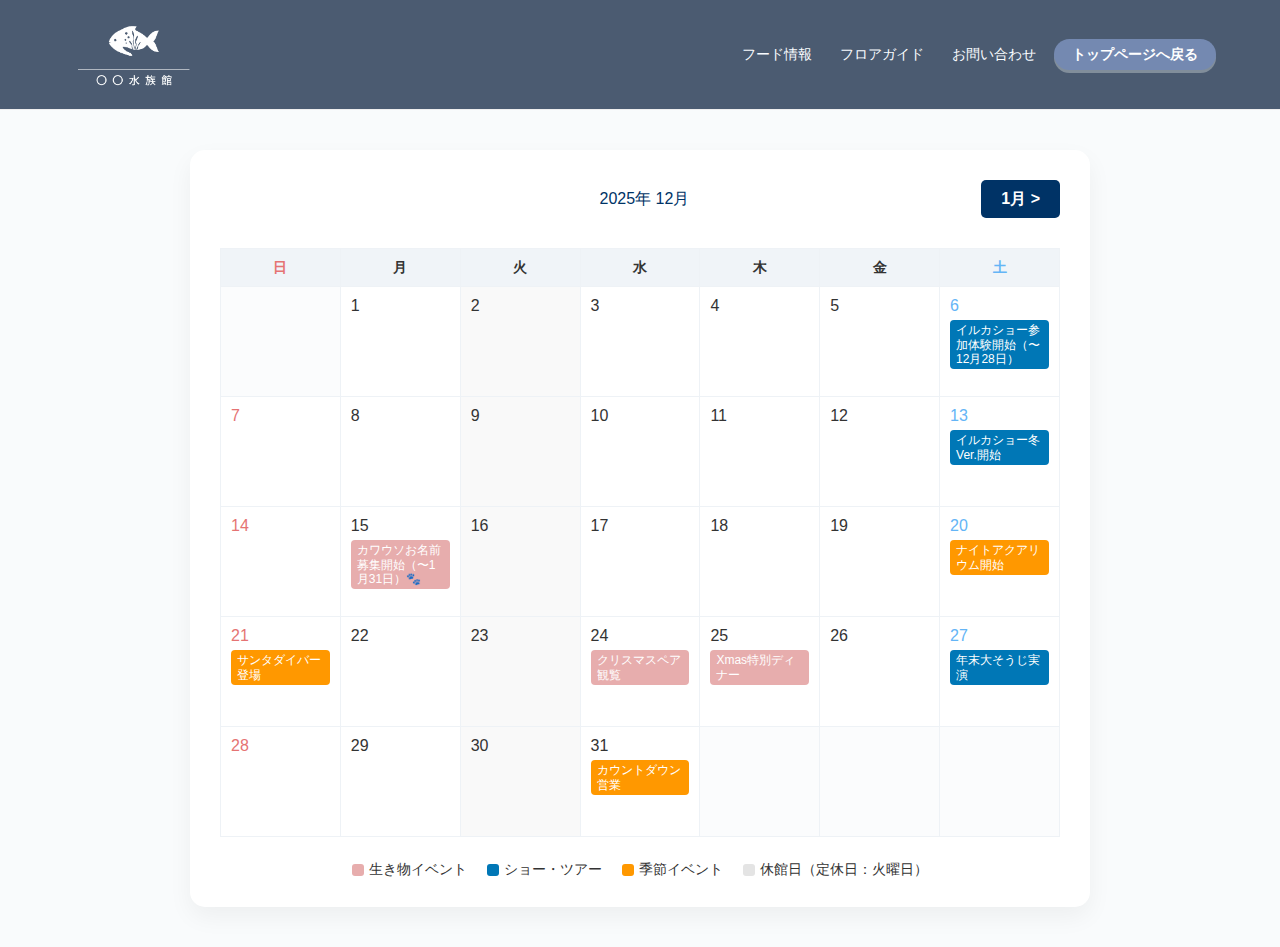
<file: calender.html>
<!DOCTYPE html>
<html lang="ja">

<head>
    <meta charset="UTF-8">
    <meta name="viewport" content="width=device-width, initial-scale=1.0">
    <meta name="description" content="カレンダーを確認して更に楽しもう！">
    <link rel="icon" href="./images/favicon.svg" type="image/svg+xml">
    <link rel="icon alternate" href="./images/favicon.png" type="image/png">

    <title>イベントカレンダー | 〇〇水族館</title>
    <link rel="stylesheet" href="./css/reset.css">
    <link rel="stylesheet" href="./css/calender.css">
</head>

<body>

    <nav class="otter-nav">
        <div class="nav-container">
            <div class="nav-logo">

                <a href="index.html"><img src="./images/mv/logo.png"
                        srcset="images/mv/logo.png 1x,images/mv/logo@2x.png 2x" alt="ロゴの画像" /></a>
            </div>
            <div class="nav-links">
                <div class="headerNav">
                    <ul>
                        <a href="#">
                            <li>フード情報</li>
                        </a>
                        <a href="#">
                            <li>フロアガイド</li>
                        </a>
                        <a href="./contact.html">
                            <li>お問い合わせ</li>
                        </a>
                    </ul>
                </div>

                <a href="index.html" class="btn-back-home">トップページへ戻る</a>
            </div>
        </div>
    </nav>

    <main class="calendar-container">
        <div class="calendar-header">
            <button id="btnPrev">&lt; 12月</button>
            <h2 id="calendarTitle">2025年 12月</h2>
            <button id="btnNext">1月 &gt;</button>
        </div>

        <div id="calendarDec">
            <table class="calendar-table">
                <thead>
                    <tr>
                        <th class="sun">日</th>
                        <th>月</th>
                        <th>火</th>
                        <th>水</th>
                        <th>木</th>
                        <th>金</th>
                        <th class="sat">土</th>
                    </tr>
                </thead>
                <tbody>
                    <tr>
                        <td class="gray"></td>
                        <td>1</td>
                        <td class="closeDay">2</td>
                        <td>3</td>
                        <td>4</td>
                        <td>5</td>
                        <td class="sat">6<div class="event-dot blue">イルカショー参加体験開始（〜12月28日）</div>
                        </td>
                    </tr>
                    <tr>
                        <td class="sun">7</td>
                        <td>8</td>
                        <td class="closeDay">9</td>
                        <td>10</td>
                        <td>11</td>
                        <td>12</td>
                        <td class="sat">13<div class="event-dot blue">イルカショー冬Ver.開始</div>
                        </td>
                    </tr>
                    <tr>
                        <td class="sun">14</td>
                        <td>15<div class="event-dot pink">カワウソお名前募集開始（〜1月31日）🐾</div>
                        </td>
                        <td class="closeDay">16</td>
                        <td>17</td>
                        <td>18</td>
                        <td>19</td>
                        <td class="sat">20<div class="event-dot orange">ナイトアクアリウム開始</div>
                        </td>
                    </tr>
                    <tr>
                        <td class="sun">21<div class="event-dot orange">サンタダイバー登場</div>
                        </td>
                        <td>22</td>
                        <td class="closeDay">23</td>
                        <td>24<div class="event-dot pink">クリスマスペア観覧</div>
                        </td>
                        <td>25<div class="event-dot pink">Xmas特別ディナー</div>
                        </td>
                        <td>26</td>
                        <td class="sat">27<div class="event-dot blue">年末大そうじ実演</div>
                        </td>
                    </tr>
                    <tr>
                        <td class="sun">28</td>
                        <td>29</td>
                        <td class="closeDay">30</td>
                        <td>31<div class="event-dot orange">カウントダウン営業</div>
                        </td>
                        <td class="gray"></td>
                        <td class="gray"></td>
                        <td class="gray"></td>
                    </tr>
                </tbody>
            </table>
        </div>

        <div id="calendarJan" style="display: none;">
            <table class="calendar-table">
                <thead>
                    <tr>
                        <th class="sun">日</th>
                        <th>月</th>
                        <th>火</th>
                        <th>水</th>
                        <th>木</th>
                        <th>金</th>
                        <th class="sat">土</th>
                    </tr>
                </thead>
                <tbody>
                    <tr>
                        <td class="gray"></td>
                        <td class="gray"></td>
                        <td class="gray"></td>
                        <td class="gray"></td>
                        <td>1<div class="event-dot orange">元旦・福袋販売</div>
                        </td>
                        <td>2<div class="event-dot orange">お正月特別水槽</div>
                        </td>
                        <td class="sat">3<div class="event-dot blue">初泳ぎショー</div>
                        </td>
                    </tr>
                    <tr>
                        <td class="sun">4</td>
                        <td>5</td>
                        <td class="closeDay">6</td>
                        <td>7</td>
                        <td>8</td>
                        <td>9</td>
                        <td class="sat">10</td>
                    </tr>
                    <tr>
                        <td class="sun">11</td>
                        <td>12<div class="event-dot orange">成人の日</div>
                        </td>
                        <td class="closeDay">13</td>
                        <td>14</td>
                        <td>15</td>
                        <td>16</td>
                        <td class="sat">17</td>
                    </tr>
                    <tr>
                        <td class="sun">18<div class="event-dot blue">バックヤードツアー</div>
                        </td>
                        <td>19</td>
                        <td class="closeDay">20</td>
                        <td>21</td>
                        <td>22</td>
                        <td>23</td>
                        <td class="sat">24</td>
                    </tr>
                    <tr>
                        <td class="sun">25</td>
                        <td>26</td>
                        <td class="closeDay">27</td>
                        <td>28</td>
                        <td>29</td>
                        <td>30</td>
                        <td class="sat">31<div class="event-dot blue">節分豆まき</div>
                        </td>
                    </tr>
                </tbody>
            </table>
        </div>

        <div class="calendar-legend">
            <span class="legend-item"><span class="dot pink"></span> 生き物イベント</span>
            <span class="legend-item"><span class="dot blue"></span> ショー・ツアー</span>
            <span class="legend-item"><span class="dot orange"></span> 季節イベント</span>
            <span class="legend-item"><span class="dot hai"></span> 休館日（定休日：火曜日）</span>
        </div>
    </main>

    <script src="./js/calender.js"></script>
</body>

</html>
</file>
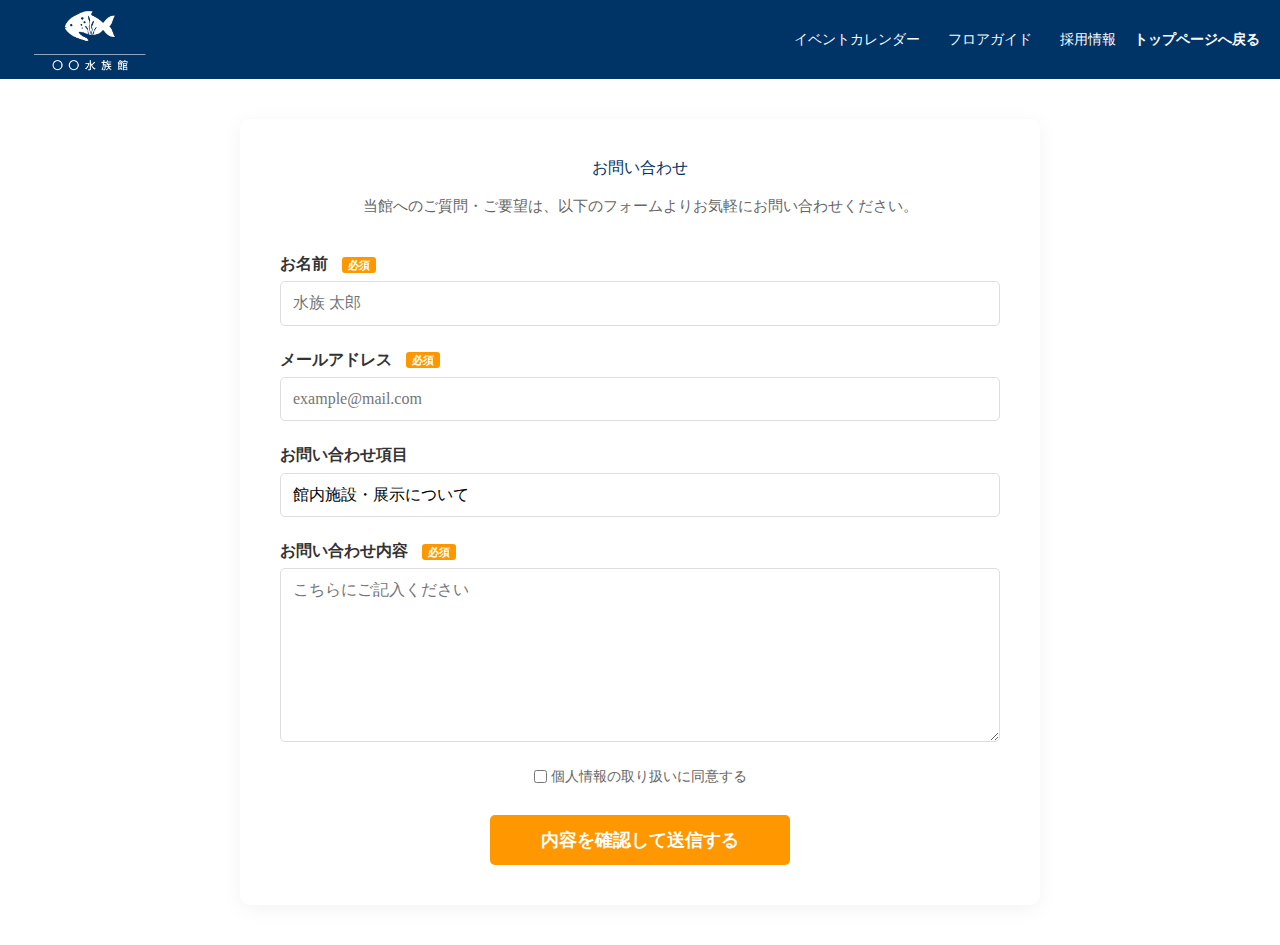
<file: contact.html>
<!DOCTYPE html>
<html lang="ja">

<head>
    <meta charset="UTF-8">
    <meta name="viewport" content="width=device-width, initial-scale=1.0">
    <meta name="description" content="〇〇水族館お問い合わせはこちらから。お気軽にどうぞ。">
    <link rel="icon" href="./images/favicon.svg" type="image/svg+xml">
    <link rel="icon alternate" href="./images/favicon.png" type="image/png">

    <title>お問い合わせ | 〇〇水族館</title>
    <link rel="stylesheet" href="./css/reset.css">
    <link rel="stylesheet" href="./css/contact.css">
</head>

<body>
    <nav class="otter-nav">
        <div class="nav-container">
            <div class="nav-logo"><a href="index.html"><img src="./images/mv/logo.png" srcset="images/mv/logo.png
                    1x,images/mv/logo@2x.png 2x" alt="ロゴの画像" /></a></div>
            <div class="nav-links">
                <div class="headerNav">
                    <ul>
                        <a href="./calender.html">
                            <li>イベントカレンダー</li>
                        </a>
                        <a href="#">
                            <li>フロアガイド</li>
                        </a>
                        <a href="./recruit.html">
                            <li>採用情報</li>
                        </a>
                    </ul>
                </div>
                <a href="index.html" class="btn-back-home">トップページへ戻る</a>
            </div>
        </div>
    </nav>

    <main class="contact-container">
        <h2 class="section-title">お問い合わせ</h2>
        <p class="contact-lead">当館へのご質問・ご要望は、以下のフォームよりお気軽にお問い合わせください。</p>

        <form action="#" method="post" class="contact-form">
            <div class="form-group">
                <label for="name">お名前 <span class="required">必須</span></label>
                <input type="text" id="name" name="name" placeholder="水族 太郎" required>
            </div>

            <div class="form-group">
                <label for="email">メールアドレス <span class="required">必須</span></label>
                <input type="email" id="email" name="email" placeholder="example@mail.com" required>
            </div>

            <div class="form-group">
                <label for="subject">お問い合わせ項目</label>
                <select id="subject" name="subject">
                    <option value="general">館内施設・展示について</option>
                    <option value="group">団体予約について</option>
                    <option value="recruit">採用情報について</option>
                    <option value="lost">忘れ物について</option>
                    <option value="other">その他</option>
                </select>
            </div>

            <div class="form-group">
                <label for="message">お問い合わせ内容 <span class="required">必須</span></label>
                <textarea id="message" name="message" rows="8" placeholder="こちらにご記入ください" required></textarea>
            </div>

            <div class="form-check">
                <input type="checkbox" id="agree" name="agree" required>
                <label for="agree">個人情報の取り扱いに同意する</label>
            </div>

            <div class="form-submit">
                <button type="submit" class="btn-submit">内容を確認して送信する</button>
            </div>
        </form>
    </main>
</body>

</html>
</file>
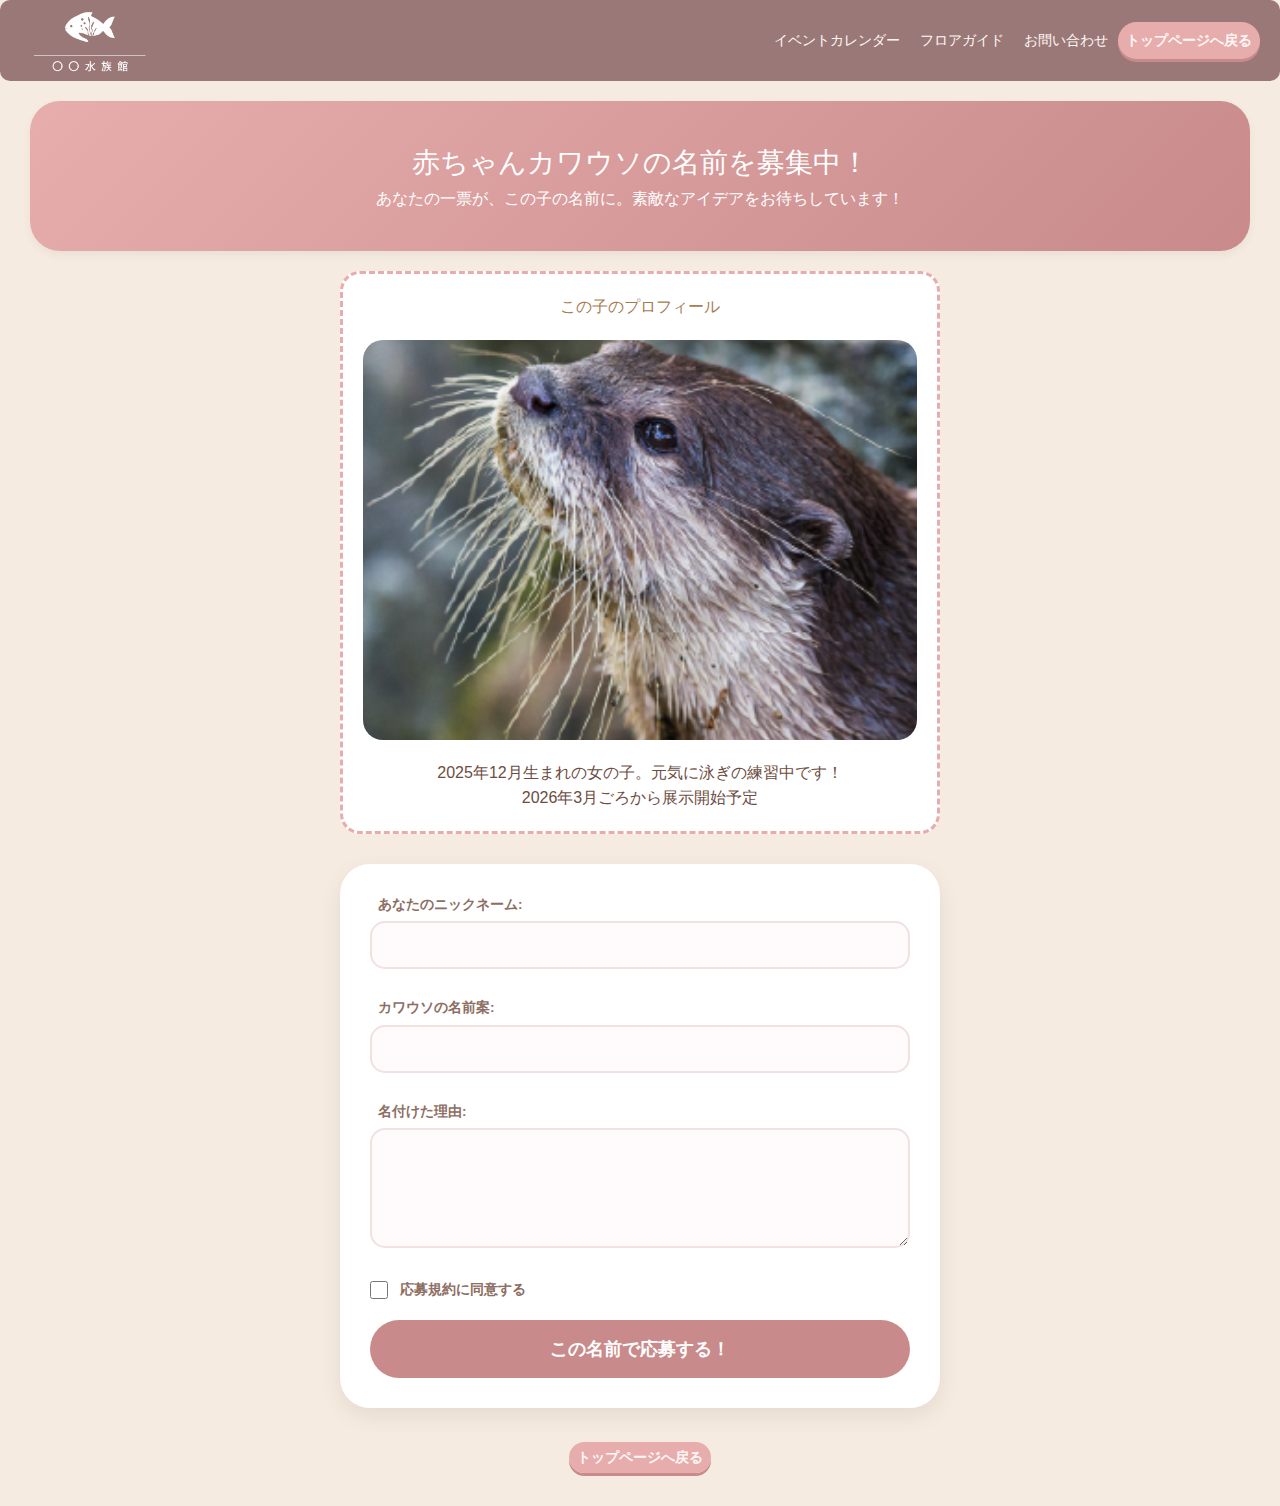
<file: name.html>
<!DOCTYPE html>
<html lang="ja">

<head>
    <meta charset="UTF-8">
    <meta name="viewport" content="width=device-width, initial-scale=1.0">
    <meta name="description" content="〇〇水族館で生まれた赤ちゃんカワウソのお名前を募集します！！">
    <link rel="icon" href="./images/favicon.svg" type="image/svg+xml">
    <link rel="icon alternate" href="./images/favicon.png" type="image/png">

    <title>赤ちゃんカワウソの名前募集</title>
    <link rel="stylesheet" href="./css/reset.css">
    <link rel="stylesheet" href="./css/name.css">
</head>

<body>
    <!-- トップページに戻る -->
    <nav class="otter-nav">
        <div class="nav-container">
            <div class="nav-logo">
                <a href="index.html"><img src="./images/mv/logo.png"
                        srcset="images/mv/logo.png 1x,images/mv/logo@2x.png 2x" alt="ロゴの画像" /></a>
            </div>

            <div class="nav-links">
                <div class="headerNav">
                    <ul>
                        <a href="./calender.html">
                            <li>イベントカレンダー</li>
                        </a>
                        <a href="#">
                            <li>フロアガイド</li>
                        </a>
                        <a href="./contact.html">
                            <li>お問い合わせ</li>
                        </a>
                    </ul>
                </div>
                <a href="index.html" class="btn-back-home">
                    トップページへ戻る
                </a>
            </div>
        </div>
    </nav>

    <!-- 中身 -->
    <header>

        <h1>赤ちゃんカワウソの名前を募集中！</h1>
        <p>あなたの一票が、この子の名前に。素敵なアイデアをお待ちしています！</p>
    </header>

    <main>
        <section id="intro">
            <h2>この子のプロフィール</h2>
            <div class="gallery">
                <img src="./images/kawauso/kawauso1.png" alt="カワウソ1" class="active">
                <img src="./images/kawauso/kawauso2.jpeg" alt="カワウソ2">
                <img src="./images/kawauso/kawauso3.webp" alt="カワウソ3">
            </div>
            <p>2025年12月生まれの女の子。元気に泳ぎの練習中です！</p>
            <p>2026年3月ごろから展示開始予定</p>
        </section>

        <form id="namingForm">
            <div>
                <label for="nickname">あなたのニックネーム:</label><br>
                <input type="text" id="nickname" name="nickname" required>
            </div>

            <div>
                <label for="otterName">カワウソの名前案:</label><br>
                <input type="text" id="otterName" name="otterName" required>
            </div>

            <div>
                <label for="reason">名付けた理由:</label><br>
                <textarea id="reason" name="reason" rows="4" required></textarea>
            </div>

            <div class="terms-container">
                <input type="checkbox" id="terms" required>
                <label for="terms">応募規約に同意する</label>
            </div>
            <button type="submit">この名前で応募する！</button>
        </form>


        <div id="thanksMessage" style="display: none; text-align: center; padding: 40px;">
            <h2 style="color: #c88a8a;">🐾 応募完了 🐾</h2>
            <p>素敵な名前をありがとうございます！<br>赤ちゃんカワウソも喜んでいます♪</p>
        </div>
    </main>

    <div class="center">
        <a href="index.html" class="btn-back-home">
            トップページへ戻る
        </a>
    </div>

    <script src="./js/name.js"></script>


</body>

</html>
</file>
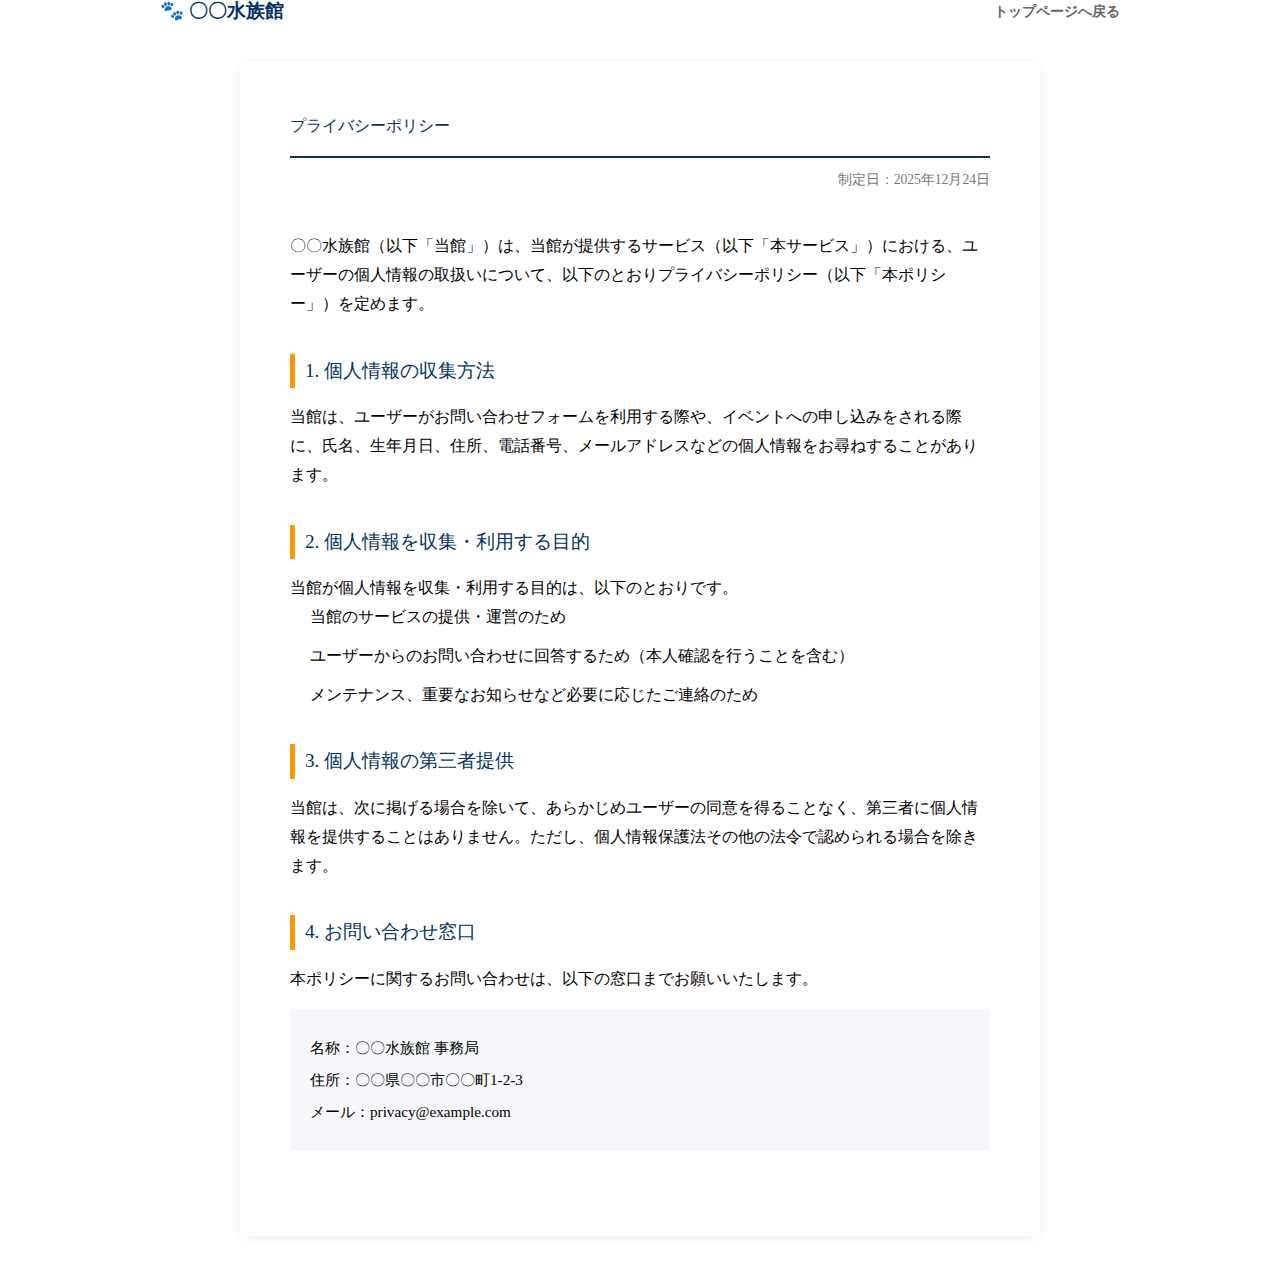
<file: policy.html>
<!DOCTYPE html>
<html lang="ja">

<head>
    <meta charset="UTF-8">
    <meta name="viewport" content="width=device-width, initial-scale=1.0">
    <title>プライバシーポリシー | 〇〇水族館</title>
    <link rel="stylesheet" href="./css/reset.css">
    <link rel="stylesheet" href="./css/policy.css">
</head>

<body>

    <nav class="otter-nav">
        <div class="nav-container">
            <div class="nav-logo"><a href="index.html">🐾 〇〇水族館</a></div>
            <div class="nav-links"><a href="index.html" class="btn-back-home">トップページへ戻る</a></div>
        </div>
    </nav>

    <main class="policy-container">
        <h2 class="policy-title">プライバシーポリシー</h2>
        <p class="policy-date">制定日：2025年12月24日</p>

        <section class="policy-section">
            <p>〇〇水族館（以下「当館」）は、当館が提供するサービス（以下「本サービス」）における、ユーザーの個人情報の取扱いについて、以下のとおりプライバシーポリシー（以下「本ポリシー」）を定めます。</p>
        </section>

        <section class="policy-section">
            <h3>1. 個人情報の収集方法</h3>
            <p>当館は、ユーザーがお問い合わせフォームを利用する際や、イベントへの申し込みをされる際に、氏名、生年月日、住所、電話番号、メールアドレスなどの個人情報をお尋ねすることがあります。</p>
        </section>

        <section class="policy-section">
            <h3>2. 個人情報を収集・利用する目的</h3>
            <p>当館が個人情報を収集・利用する目的は、以下のとおりです。</p>
            <ul>
                <li>当館のサービスの提供・運営のため</li>
                <li>ユーザーからのお問い合わせに回答するため（本人確認を行うことを含む）</li>
                <li>メンテナンス、重要なお知らせなど必要に応じたご連絡のため</li>
            </ul>
        </section>

        <section class="policy-section">
            <h3>3. 個人情報の第三者提供</h3>
            <p>当館は、次に掲げる場合を除いて、あらかじめユーザーの同意を得ることなく、第三者に個人情報を提供することはありません。ただし、個人情報保護法その他の法令で認められる場合を除きます。</p>
        </section>

        <section class="policy-section">
            <h3>4. お問い合わせ窓口</h3>
            <p>本ポリシーに関するお問い合わせは、以下の窓口までお願いいたします。</p>
            <div class="policy-contact-box">
                <p>名称：〇〇水族館 事務局</p>
                <p>住所：〇〇県〇〇市〇〇町1-2-3</p>
                <p>メール：privacy@example.com</p>
            </div>
        </section>
    </main>

</body>

</html>
</file>
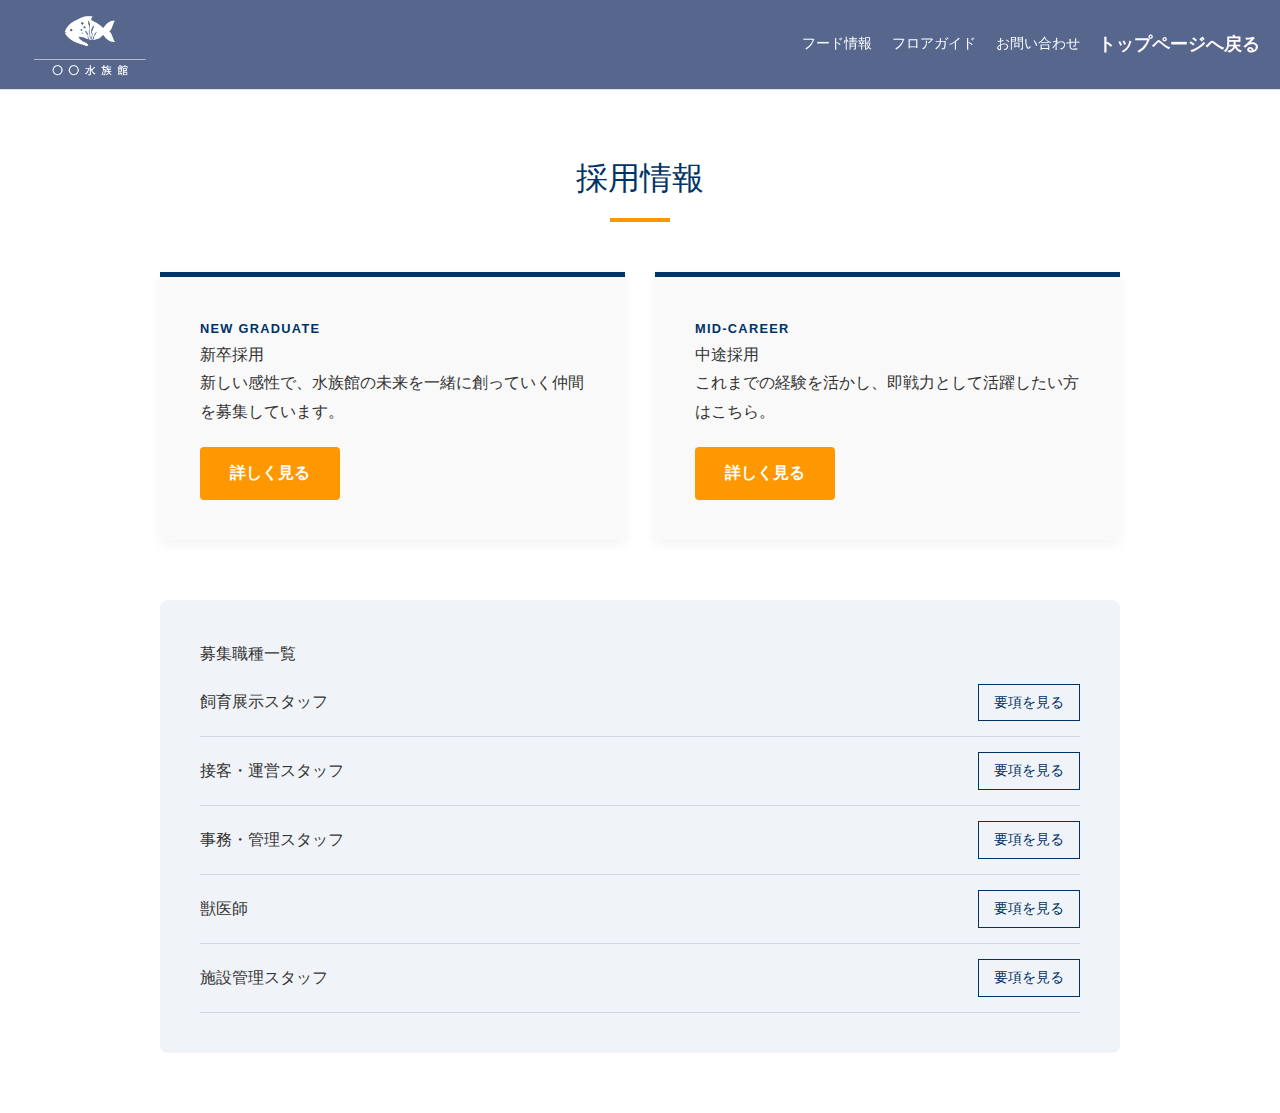
<file: recruit.html>
<!DOCTYPE html>
<html lang="ja">

<head>
    <meta charset="UTF-8">
    <meta name="viewport" content="width=device-width, initial-scale=1.0">
    <meta name="description" content="〇〇水族館で一緒に働く仲間を募集中！">
    <link rel="icon" href="./images/favicon.svg" type="image/svg+xml">
    <link rel="icon alternate" href="./images/favicon.png" type="image/png">

    <title>〇〇水族館 採用情報</title>
    <link rel="stylesheet" href="./css/reset.css">
    <link rel="stylesheet" href="./css/recruit.css">
</head>

<body>
    <!-- ヘッダー（トップに戻るボタン） -->
    <nav class="top-nav">
        <div class="nav-container">
            <div class="nav-logo">
                <a href="./index.html"><img src="./images/mv/logo.png"
                        srcset="images/mv/logo.png 1x,images/mv/logo@2x.png 2x" alt="ロゴの画像" /></a>
            </div>

            <div class="nav-links">
                <div class="headerNav">
                    <ul>
                        <a href="#">
                            <li>フード情報</li>
                        </a>
                        <a href="#">
                            <li>フロアガイド</li>
                        </a>
                        <a href="./contact.html">
                            <li>お問い合わせ</li>
                        </a>
                    </ul>
                </div>

                <a href="./index.html" class="btn-back-home">
                    <span class="icon">トップページへ戻る
                </a>
            </div>
        </div>
    </nav>

    <!-- 採用メイン　新卒、中途 -->
    <main class="recruit-container">
        <h2 class="section-title">採用情報</h2>

        <div class="career-cards">
            <div class="card">
                <div class="card-tag">NEW GRADUATE</div>
                <h3>新卒採用</h3>
                <p>新しい感性で、水族館の未来を一緒に創っていく仲間を募集しています。</p>
                <a href="#" class="btn-more">詳しく見る</a>
            </div>
            <div class="card">
                <div class="card-tag">MID-CAREER</div>
                <h3>中途採用</h3>
                <p>これまでの経験を活かし、即戦力として活躍したい方はこちら。</p>
                <a href="#" class="btn-more">詳しく見る</a>
            </div>
        </div>

        <!-- 募集中の職種一覧 -->
        <section class="job-list-section">
            <h3>募集職種一覧</h3>
            <div class="job-item">
                <span>飼育展示スタッフ</span>
                <a href="#" class="btn-outline">要項を見る</a>
            </div>
            <div class="job-item">
                <span>接客・運営スタッフ</span>
                <a href="#" class="btn-outline">要項を見る</a>
            </div>
            <div class="job-item">
                <span>事務・管理スタッフ</span>
                <a href="#" class="btn-outline">要項を見る</a>
            </div>
            <div class="job-item">
                <span>獣医師</span>
                <a href="#" class="btn-outline">要項を見る</a>
            </div>
            <div class="job-item">
                <span>施設管理スタッフ</span>
                <a href="#" class="btn-outline">要項を見る</a>
            </div>
        </section>
    </main>
</body>

</html>
</file>
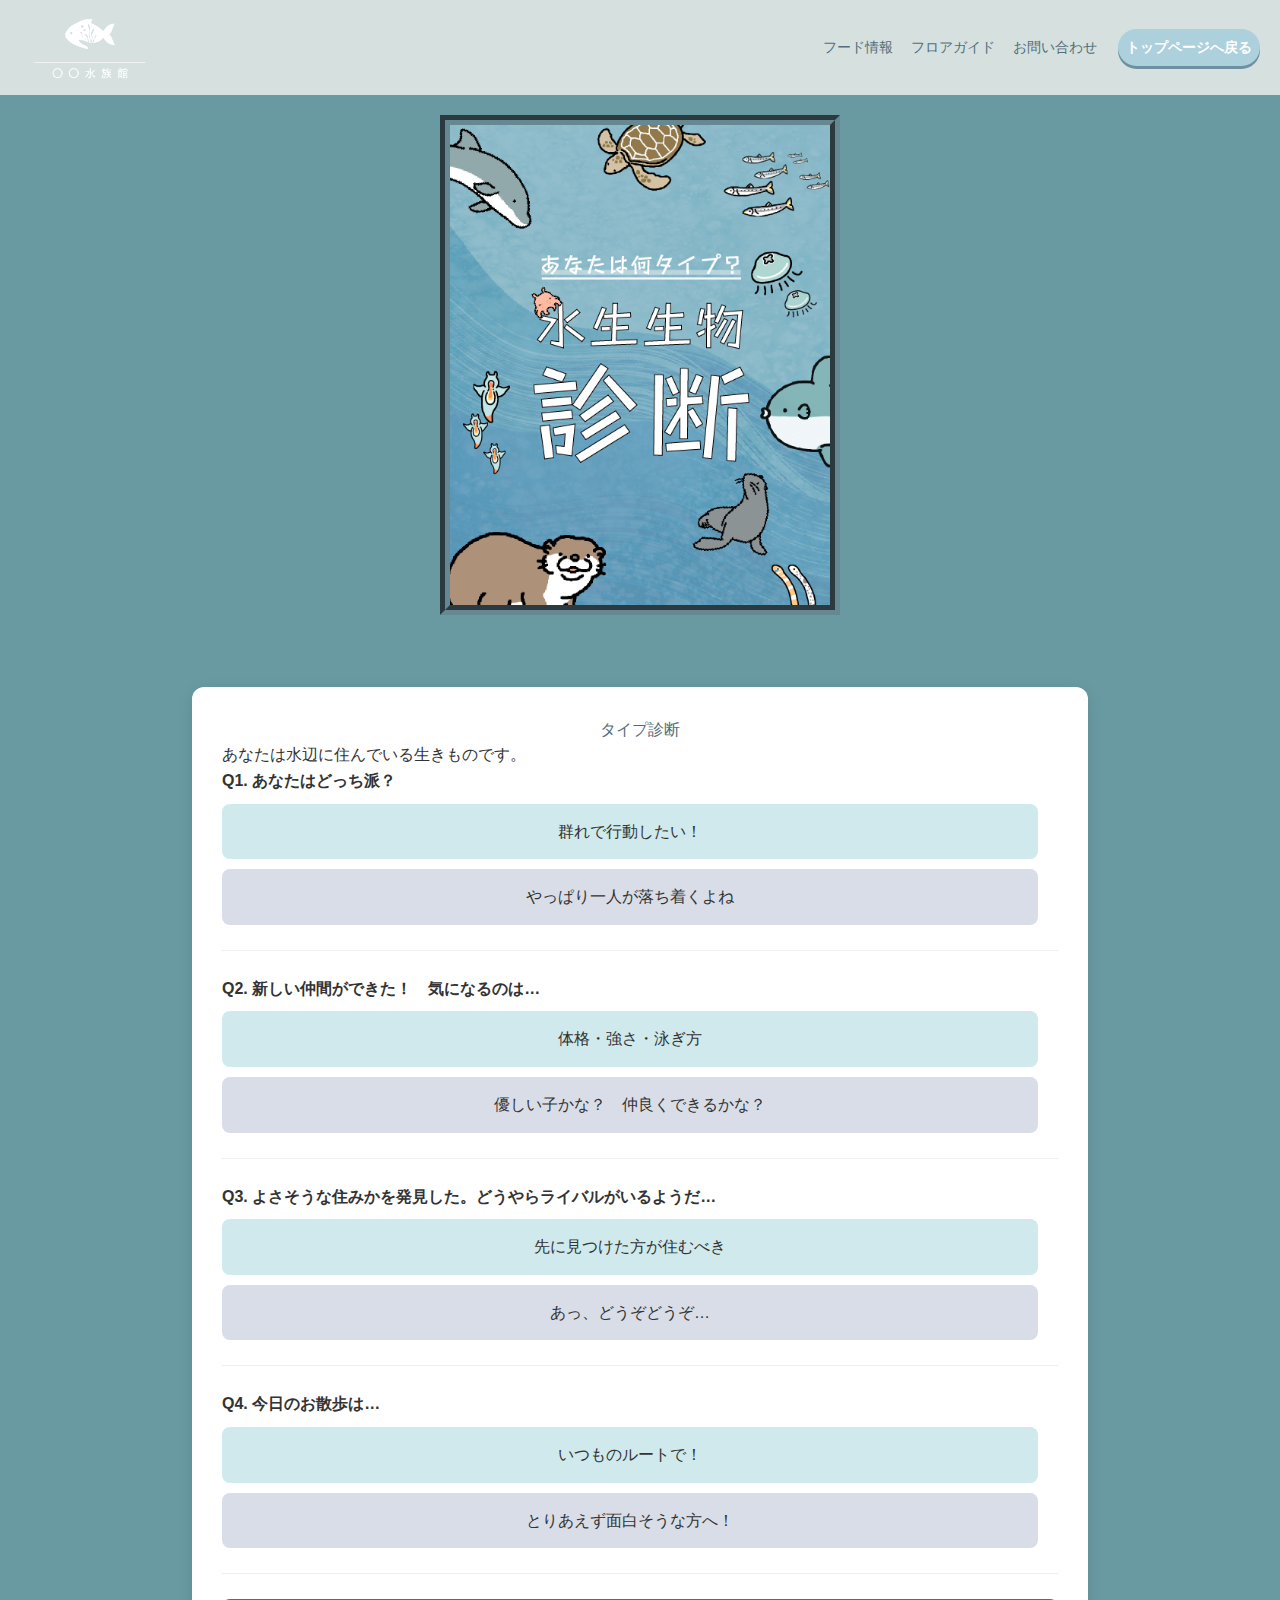
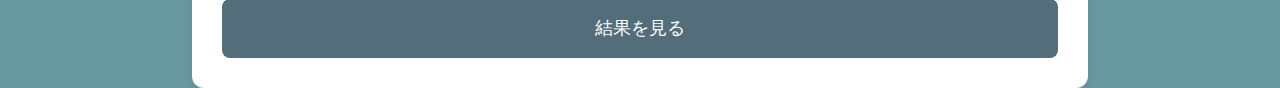
<file: shindan.html>
<!DOCTYPE html>
<html lang="ja">

<head>
    <meta charset="UTF-8">
    <meta name="viewport" content="width=device-width, initial-scale=1.0">
    <meta name="description" content="あなたもやってみよう！４つの質問で１６種類のタイプ診断。">
    <link rel="icon" href="./images/favicon.svg" type="image/svg+xml">
    <link rel="icon alternate" href="./images/favicon.png" type="image/png">
    <title>水性生物診断</title>
    <link rel="stylesheet" href="./css/reset.css">
    <link rel="stylesheet" href="./css/shindan.css">
</head>

<body>
    <!-- トップページに戻る -->
    <nav class="otter-nav">
        <div class="nav-container">
            <div class="nav-logo">
                <a href="index.html"><a href="./index.html"><img src="./images/mv/logo.png"
                            srcset="images/mv/logo.png 1x,images/mv/logo@2x.png 2x" alt="ロゴの画像" /></a>
                </a>
            </div>

            <div class="nav-links">
                <div class="headerNav">
                    <ul>
                        <a href="#">
                            <li>フード情報</li>
                        </a>
                        <a href="#">
                            <li>フロアガイド</li>
                        </a>
                        <a href="./contact.html">
                            <li>お問い合わせ</li>
                        </a>
                    </ul>
                </div>

                <a href="index.html" class="btn-back-home">
                    トップページへ戻る
                </a>
            </div>
        </div>
    </nav>


    <div class="mvImg"></div>
    <div class="card">
        <h2>タイプ診断</h2>
        <p>あなたは水辺に住んでいる生きものです。</p>
        <form id="shindan-form">
            <div class="question">
                <p>Q1. あなたはどっち派？</p>
                <div class="options"><label class="optionBtnA"><input type="radio" name="A" value="1" required>
                        群れで行動したい！</label></div>
                <div class="options"><label class="optionBtnB"><input type="radio" name="A" value="2">
                        やっぱり一人が落ち着くよね</label></div>
            </div>

            <div class="question">
                <p>Q2. 新しい仲間ができた！　気になるのは…</p>
                <div class="options"><label class="optionBtnA"><input type="radio" name="B" value="10" required>
                        体格・強さ・泳ぎ方</label></div>
                <div class="options"><label class="optionBtnB"><input type="radio" name="B" value="20">
                        優しい子かな？　仲良くできるかな？</label></div>
            </div>

            <div class="question">
                <p>Q3. よさそうな住みかを発見した。どうやらライバルがいるようだ…</p>
                <div class="options"><label class="optionBtnA"><input type="radio" name="C" value="100" required>
                        先に見つけた方が住むべき</label></div>
                <div class="options"><label class="optionBtnB"><input type="radio" name="C" value="200">
                        あっ、どうぞどうぞ…</label></div>
            </div>

            <div class="question">
                <p>Q4. 今日のお散歩は…</p>
                <div class="options"><label class="optionBtnA"><input type="radio" name="D" value="1000" required>
                        いつものルートで！</label></div>
                <div class="options"><label class="optionBtnB"><input type="radio" name="D" value="2000">
                        とりあえず面白そうな方へ！</label></div>
            </div>

            <button type="button" class="btn" onclick="checkResult()">結果を見る</button>
        </form>

        <div id="result-area">
            <h3>診断結果:</h3>
            <p id="result-text"></p>
        </div>
    </div>


    <script src="./js/shindan.js"></script>
</body>

</html>
</file>
<file: css/calender.css>
/* --- 全体の基本設定 --- */
body {
    font-family: "Helvetica Neue", "Arial", "Hiragino Sans", sans-serif;
    margin: 0;
    padding: 0;
    background-color: #f9fbfc;
    color: #333;
}

/* --- ナビゲーション --- */

.headerNava,
.headerNav a:link,
.headerNav a:visited {
    color: #f9fcff;
    text-decoration: none;
}

.headerNav li:hover {
    color: #ff9800;
}

.otter-nav {
    width: 100%;
    background-color: #4b5b71;
    padding: 15px 0;
    border-bottom: 1px solid #eee;
}

.nav-container {
    max-width: 90%;
    margin: 0 auto;
    display: flex;
    justify-content: space-between;
    align-items: center;
}

.nav-logo {
    display: flex;
    align-items: center;
}

.nav-logo img {
    max-width: 30%;
}

.btn-back-home {
    text-decoration: none;
    color: white;
    background-color: #7489b1;
    padding: 8px 18px;
    border-radius: 30px;
    font-size: 0.85rem;
    font-weight: bold;
    transition: all 0.3s;
    box-shadow: 0 3px 0 #818e9b;
}

.btn-back-home:hover {
    background-color: #516475;
    transform: translateY(-2px);
}

.headerNav ul {
    display: flex;
    font-size: 0.85rem;
    list-style: none;
}

.headerNav ul li {
    padding: 10px;
    margin-right: 8px;
}

.nav-links {
    display: flex;
    align-items: center;
}


/* --- カレンダー本体 --- */
.calendar-container {
    max-width: 900px;
    margin: 40px auto;
    background: #fff;
    padding: 30px;
    border-radius: 15px;
    box-shadow: 0 10px 25px rgba(0, 0, 0, 0.05);
}

.calendar-header {
    display: flex;
    justify-content: space-between;
    align-items: center;
    margin-bottom: 30px;
}

.calendar-header h2 {
    color: #003366;
    margin: 0;
}

/* 切り替えボタン */
.calendar-header button {
    background-color: #003366;
    color: white;
    border: none;
    padding: 10px 20px;
    border-radius: 5px;
    cursor: pointer;
    font-weight: bold;
    transition: background 0.3s;
}

.calendar-header button:hover {
    background-color: #0055aa;
}

/* テーブルデザイン */
.calendar-table {
    width: 100%;
    border-collapse: collapse;
    table-layout: fixed;
}

.calendar-table th,
.calendar-table td {
    border: 1px solid #eef2f6;
    padding: 10px;
    text-align: left;
    height: 110px;
    /* 少し高くしました */
    vertical-align: top;
}

.calendar-table th {
    background: #f0f4f8;
    height: auto;
    text-align: center;
    font-size: 0.9rem;
}

.closeDay {
    background-color: rgba(241, 241, 241, 0.4);
}

/* 曜日の色 */
.sun {
    color: #e57373;
}

.sat {
    color: #64b5f6;
}

/* 空白マス */
.gray {
    background-color: #fbfcfd;
    color: #ccc;
}

/* --- 今日の日付ハイライト（修正の要） --- */
.calendar-table td.today {
    background-color: #fff9c4 !important;
    /* 明るいレモンイエロー */
    border: 2px solid #ff9800 !important;
    /* オレンジの太枠 */
    position: relative;
    z-index: 1;
}

/* 「TODAY」ラベル */
.calendar-table td.today::before {
    content: "TODAY";
    position: absolute;
    top: 2px;
    right: 5px;
    font-size: 0.6rem;
    background: #ff9800;
    color: white;
    padding: 1px 4px;
    border-radius: 3px;
    font-weight: bold;
}

/* --- イベントラベル --- */
.event-dot {
    font-size: 0.75rem;
    padding: 3px 6px;
    border-radius: 4px;
    margin-top: 5px;
    color: white;
    font-weight: normal;
    line-height: 1.2;
    display: block;
    /* 縦に並ぶように保証 */
}

.pink {
    background-color: #e7adad;
}

/* カワウソ・ペンギン */
.blue {
    background-color: #0077b6;
}

/* 教室・掃除 */
.orange {
    background-color: #ff9800;
}

.hai {
    background-color: #e4e4e4;
}

/* イルカ・お正月 */

/* --- 凡例 --- */
.calendar-legend {
    display: flex;
    justify-content: center;
    gap: 20px;
    margin-top: 25px;
    font-size: 0.85rem;
}

.legend-item {
    display: flex;
    align-items: center;
    gap: 5px;
}

.dot {
    width: 12px;
    height: 12px;
    border-radius: 3px;
    display: inline-block;
}
</file>
<file: css/contact.css>
.top-nav {
    position: sticky;
    top: 0;
    width: 100%;
    background-color: rgba(255, 255, 255, 0.95);
    border-bottom: 1px solid #e0e0e0;
    z-index: 1000;
    padding: 15px 0;
}

.nav-container {
    background-color: #003366;
    max-width: 100%;
    margin: 0 auto;
    padding: 0 20px;
    display: flex;
    justify-content: space-between;
    align-items: center;
}

.headerNava,
.headerNav a:link,
.headerNav a:visited {
    color: #f9fcff;
    text-decoration: none;
}

.headerNav li:hover {
    color: #ff9800;
}


/* ロゴ部分 */
.nav-logo {
    display: flex;
    align-items: center;
}

.nav-logo img {
    max-width: 30%;
}

/* トップに戻るボタン */
.btn-back-home {
    text-decoration: none;
    color: #f9fcff;
    font-size: 0.9rem;
    font-weight: bold;
    display: flex;
    align-items: center;
    gap: 5px;
    transition: color 0.3s;
}

.btn-back-home .icon {
    font-size: 1.1rem;
}

/* ホバー時にアクセントのオレンジに変わる */
.btn-back-home:hover {
    color: #ff9800;
}

.recruit-container {
    margin-top: 40px;
}

.headerNav ul {
    display: flex;
    font-size: 0.85rem;
    list-style: none;
}

.headerNav ul li {
    padding: 10px;
    margin-right: 8px;
}

.nav-links {
    display: flex;
    align-items: center;
}

/* --- お問い合わせページ固有のスタイル --- */
.contact-container {
    max-width: 800px;
    margin: 40px auto;
    padding: 40px;
    background: #fff;
    border-radius: 10px;
    box-shadow: 0 4px 20px rgba(0, 0, 0, 0.05);
}

.section-title {
    text-align: center;
    color: #003366;
    margin-bottom: 20px;
}

.contact-lead {
    text-align: center;
    font-size: 0.95rem;
    color: #666;
    margin-bottom: 40px;
}

/* フォームグループ */
.form-group {
    margin-bottom: 25px;
}

.form-group label {
    display: block;
    font-weight: bold;
    margin-bottom: 8px;
    color: #333;
}

.required {
    background: #ff9800;
    color: #fff;
    font-size: 0.7rem;
    padding: 2px 6px;
    border-radius: 3px;
    margin-left: 10px;
    vertical-align: middle;
}

/* 入力要素 */
.contact-form input[type="text"],
.contact-form input[type="email"],
.contact-form select,
.contact-form textarea {
    width: 100%;
    padding: 12px;
    border: 1px solid #ddd;
    border-radius: 5px;
    font-size: 1rem;
    box-sizing: border-box;
}

.contact-form input:focus,
.contact-form textarea:focus {
    outline: none;
    border-color: #003366;
    box-shadow: 0 0 5px rgba(0, 51, 102, 0.2);
}

/* 同意チェック */
.form-check {
    text-align: center;
    margin-bottom: 30px;
}

.form-check label {
    font-size: 0.9rem;
    color: #666;
    cursor: pointer;
}

/* 送信ボタン（オレンジをアクセントに） */
.btn-submit {
    display: block;
    width: 100%;
    max-width: 300px;
    margin: 0 auto;
    background-color: #ff9800;
    color: white;
    border: none;
    padding: 15px;
    font-size: 1.1rem;
    font-weight: bold;
    border-radius: 5px;
    cursor: pointer;
    transition: background 0.3s, transform 0.2s;
    text-align: center;

}

.btn-submit:hover {
    background-color: #e68a00;
    transform: translateY(-2px);
}

/* レスポンシブ */
@media (max-width: 600px) {
    .contact-container {
        margin: 20px 10px;
        padding: 20px;
    }
}
</file>
<file: css/name.css>
/* 全体の背景：優しいベージュ */
body {
    background-color: #f5ebe0;
    color: #6d4c41;
    /* 濃いめのココアブラウン */
    font-family: "Helvetica Neue", Arial, "Hiragino Kaku Gothic ProN", "Hiragino Sans", Meiryo, sans-serif;
    line-height: 1.6;
    margin: 0;
}

/* ヘッダー：くすみピンクのグラデーション */
header {
    text-align: center;
    padding: 40px 20px;
    background: #d4a373;
    background: linear-gradient(135deg, #e7adad 0%, #c88a8a 100%);
    color: white;
    border-radius: 30px;
    margin: 20px 30px;
    box-shadow: 0 4px 10px rgba(0, 0, 0, 0.05);
}

h1 {
    font-size: 28px;
}

/* トップページに戻る */
.otter-nav {
    width: 100%;
    background-color: #9b7878;
    padding: 1px 0;
    margin-bottom: 20px;
    border-radius: 10px;
}

.nav-container {
    margin: 0 auto;
    padding: 0 20px;
    display: flex;
    justify-content: space-between;
    align-items: center;
}

a,
a:link,
a:visited {
    color: #fff8f5;
    text-decoration: none;
}

a:hover {
    color: #ffffff;
}

/* サイト名の装飾 */

.nav-logo {
    display: flex;
    align-items: center;
}

.nav-logo img {
    max-width: 30%;
}

/* トップに戻るボタンの装飾 */
.btn-back-home {
    text-decoration: none;
    background-color: #e7adad;
    border-radius: 30px;
    padding: 8px;
    font-size: 0.85rem;
    font-weight: bold;
    transition: all 0.3s;
    box-shadow: 0 3px 0 #c88a8a;
}

/* ボタンホバー設定 */
.btn-back-home:hover {
    background-color: #f2c2c2;
    transform: translateY(-2px);
    box-shadow: 0 5px 0 #c88a8a;
}

.btn-back-home:active {
    transform: translateY(2px);
    box-shadow: none;
}

.headerNav ul {
    display: flex;
    font-size: 0.85rem;
    list-style: none;

}

.headerNav ul li {
    padding: 10px;
}

.nav-links {
    display: flex;
    align-items: center;
}

/* ギャラリー(カワウソの写真をローテで表示する)全体の枠 */
.gallery {
    position: relative;
    width: 100%;
    height: 400px;
    /* 画像の高さに合わせて調整 */
    margin: 20px 0;
    overflow: hidden;
    border-radius: 20px;
    background-color: #fdf5f5;
    /* 画像読み込み前の背景色 */
}

/* 画像すべての共通設定 */
.gallery img {
    position: absolute;
    top: 0;
    left: 0;
    width: 100%;
    height: 100%;
    object-fit: cover;
    opacity: 0;
    /* 最初は全部透明 */
    transition: opacity 1.5s ease-in-out;
    /* ふわっとさせる時間 */
}

/* activeクラスがついた画像だけ表示する */
.gallery img.active {
    opacity: 1;
}

/* メインコンテンツ */
main {
    max-width: 600px;
    margin: 0 auto;
}

/* プロフィール紹介エリア */
#intro {
    background: #ffffff;
    padding: 20px;
    border-radius: 20px;
    border: 3px dashed #e7adad;
    margin-bottom: 30px;
    text-align: center;
}

#intro h2 {
    color: #a67c52;
    margin-top: 0;
}

/* フォーム本体 */
form {
    background: #ffffff;
    padding: 30px;
    border-radius: 30px;
    box-shadow: 0 8px 20px rgba(109, 76, 65, 0.1);
    margin-bottom: 36px;
}

form div {
    margin-bottom: 18px;
}

label {
    display: block;
    font-weight: bold;
    color: #8d6e63;
    font-size: 0.85rem;
    margin-bottom: -20px;
    margin-left: 8px;
}

/* 入力欄：枠線を薄いピンクに */
input[type="text"],
textarea {
    width: 100%;
    padding: 10px 15px;
    border: 2px solid #f2e1e1;
    border-radius: 15px;
    box-sizing: border-box;
    font-size: 15px;
    background-color: #fffafb;
    color: #6d4c41;
    margin-bottom: 10px;
}

input[type="text"]:focus,
textarea:focus {
    outline: none;
    border-color: #e7adad;
    background-color: #fff;
}

/* 同意チェックボックス */
.terms-container label {
    display: inline;
    margin-bottom: 0;
    cursor: pointer;
    font-size: 0.9rem;
    color: #8d6e63;
}

.terms-container input[type="checkbox"] {
    width: 18px;
    height: 18px;
    cursor: pointer;
    accent-color: #c88a8a;
}

/* 応募ボタン：くすみピンクのぷっくりボタン */
button {
    width: 100%;
    background-color: #c88a8a;
    color: white;
    border: none;
    padding: 15px;
    font-size: 18px;
    font-weight: bold;
    border-radius: 50px;
    cursor: pointer;
    transition: all 0.2s;
    text-align: center;
}

.center {
    text-align: center;
    margin-bottom: 36px;

}
</file>
<file: css/policy.css>
.top-nav {
    position: sticky;
    /* スクロールしても上についてくる */
    top: 0;
    width: 100%;
    background-color: rgba(255, 255, 255, 0.95);
    /* 少しだけ透けさせて高級感を出す */
    border-bottom: 1px solid #e0e0e0;
    /* 下の区切り線 */
    z-index: 1000;
    /* 他の要素より上に表示 */
    padding: 15px 0;
}

.nav-container {
    max-width: 1000px;
    margin: 0 auto;
    padding: 0 20px;
    display: flex;
    justify-content: space-between;
    /* 左右に振り分ける */
    align-items: center;
}

/* ロゴ部分 */
.nav-logo a {
    text-decoration: none;
    color: #003366;
    /* 信頼の青 */
    font-weight: bold;
    font-size: 1.2rem;
}

/* トップに戻るボタン */
.btn-back-home {
    text-decoration: none;
    color: #666;
    /* 最初は控えめなグレー */
    font-size: 0.9rem;
    font-weight: bold;
    display: flex;
    align-items: center;
    gap: 5px;
    transition: color 0.3s;
}

.btn-back-home .icon {
    font-size: 1.1rem;
}

/* ホバー時にアクセントのオレンジに変わる */
.btn-back-home:hover {
    color: #ff9800;
    /* オレンジ */
}

/* メインコンテンツとの隙間を作る */
.recruit-container {
    margin-top: 40px;
    /* ヘッダーの下に余白を作る */
}




/* --- プライバシーポリシー固有のスタイル --- */
.policy-container {
    max-width: 800px;
    margin: 40px auto;
    padding: 50px;
    background: #fff;
    border-radius: 8px;
    box-shadow: 0 2px 15px rgba(0,0,0,0.05);
    line-height: 1.8; /* 行間を広げて読みやすく */
}

.policy-title {
    color: #003366;
    border-bottom: 2px solid #003366;
    padding-bottom: 15px;
    margin-bottom: 10px;
}

.policy-date {
    text-align: right;
    font-size: 0.85rem;
    color: #777;
    margin-bottom: 40px;
}

.policy-section {
    margin-bottom: 35px;
}

.policy-section h3 {
    color: #003366;
    font-size: 1.2rem;
    margin-bottom: 15px;
    padding-left: 10px;
    border-left: 5px solid #ff9800; /* アクセントのオレンジ */
}

.policy-section ul {
    padding-left: 20px;
}

.policy-section li {
    margin-bottom: 10px;
}

/* お問い合わせ窓口のグレーの箱 */
.policy-contact-box {
    background-color: #f5f8fa;
    padding: 20px;
    border-radius: 5px;
    margin-top: 15px;
}

.policy-contact-box p {
    margin: 5px 0;
    font-size: 0.95rem;
}

/* レスポンシブ対応 */
@media (max-width: 600px) {
    .policy-container {
        padding: 25px;
        margin: 20px 10px;
    }
}
</file>
<file: css/recruit.css>
/* ヘッダー全体の固定設定 */
.top-nav {
    position: sticky;
    top: 0;
    width: 100%;
    background-color: rgba(44, 64, 112, 0.8);
    border-bottom: 1px solid #e0e0e0;
    z-index: 1000;
    padding: 5px 0;
}

.headerNava,
.headerNav a:link,
.headerNav a:visited {
    color: #f9fcff;
    text-decoration: none;
}

.headerNav li:hover {
    color: #ff9800;
}

.nav-container {
    max-width: 100%;
    margin: 0 auto;
    padding: 0 20px;
    display: flex;
    justify-content: space-between;
    /* 左右に振り分ける */
    align-items: center;
}

/* ロゴ部分 */
.nav-logo {
    display: flex;
    align-items: center;
}

.nav-logo img {
    max-width: 30%;
}


/* トップに戻るボタン */
.btn-back-home {
    text-decoration: none;
    color: #fff9f9;
    /* 最初は控えめなグレー */
    font-size: 0.9rem;
    font-weight: bold;
    display: flex;
    align-items: center;
    gap: 5px;
    transition: color 0.3s;
}

.btn-back-home .icon {
    font-size: 1.1rem;
    margin-left: 8px;
}

.btn-back-home:hover {
    color: #ff9800;
}

.recruit-container {
    margin-top: 40px;
}

.headerNav ul {
    display: flex;
    font-size: 0.85rem;
    list-style: none;

}

.headerNav ul li {
    padding: 0 10px;
}

.nav-links {
    display: flex;
    align-items: center;
}

/* トップページに戻るーここまで-------------------------- */

/* 全体の基本設定 */
body {
    background-color: #ffffff;
    color: #333333;
    font-family: "Helvetica Neue", "Arial", "Hiragino Sans", sans-serif;
    line-height: 1.8;
    margin: 0;
}

.recruit-container {
    max-width: 1000px;
    margin: 60px auto;
    padding: 0 20px;
}

.section-title {
    text-align: center;
    font-size: 2rem;
    color: #003366;
    margin-bottom: 50px;
    position: relative;
    padding-bottom: 15px;
}

.section-title::after {
    content: "";
    position: absolute;
    bottom: 0;
    left: 50%;
    transform: translateX(-50%);
    width: 60px;
    height: 4px;
    background-color: #ff9800;
}

/* 新卒・中途のカードレイアウト */
.career-cards {
    display: flex;
    gap: 30px;
    margin-bottom: 60px;
}

.card {
    flex: 1;
    background: #f9f9f9;
    padding: 40px;
    border-top: 5px solid #003366;
    box-shadow: 0 4px 12px rgba(0, 0, 0, 0.05);
    transition: transform 0.3s;
}

.card:hover {
    transform: translateY(-5px);
}

.card-tag {
    color: #003366;
    font-weight: bold;
    font-size: 0.8rem;
    letter-spacing: 0.1em;
}

.btn-more {
    display: inline-block;
    background-color: #ff9800;
    color: white;
    padding: 12px 30px;
    text-decoration: none;
    font-weight: bold;
    border-radius: 4px;
    /* 丸みは控えめに */
    margin-top: 20px;
    transition: background-color 0.3s;
}

.btn-more:hover {
    background-color: #e68a00;
}

/* 募集要項リスト */
.job-list-section {
    background-color: #f0f4f8;
    padding: 40px;
    border-radius: 8px;
}

.job-item {
    display: flex;
    justify-content: space-between;
    align-items: center;
    padding: 15px 0;
    border-bottom: 1px solid #d1d9e0;
}

.btn-outline {
    border: 1px solid #003366;
    color: #003366;
    padding: 5px 15px;
    text-decoration: none;
    font-size: 0.9rem;
    transition: all 0.3s;
}


.btn-outline:hover {
    background-color: #003366;
    color: white;
}

/* レスポンシブ対応（スマホでは縦に並べる） */
@media (max-width: 768px) {
    .career-cards {
        flex-direction: column;
    }
}
</file>
<file: css/shindan.css>
@charset "utf-8";


body {
    display: flex;
    flex-direction: column;
    align-items: center;
    font-family: "Helvetica Neue", Arial, "Hiragino Kaku Gothic ProN", "Hiragino Sans", Meiryo, sans-serif;
    line-height: 1.6;
    width: 100%;
    margin: 0;
    background-color: #699aa2;
    color: #333;
}

header {
    text-align: center;
    padding: 40px 20px;
    background: #d4a373;
    background: linear-gradient(135deg, #e7adad 0%, #c88a8a 100%);
    color: white;
    border-radius: 30px;
    margin-bottom: 30px;
    box-shadow: 0 4px 10px rgba(0, 0, 0, 0.05);
}


/* トップページに戻る */
.headerNav a,
.headerNav a:link,
.headerNav a:visited {
    color: #536e7a;
    text-decoration: none;
}

.headerNav li:hover {
    color: #ffffff;
}

.otter-nav {
    width: 100%;
    background-color: #d5e0df;
    padding: 8px 0;
    margin-bottom: 20px;
}

.nav-container {
    max-width: 100%;
    margin: 0 auto;
    padding: 0 20px;
    display: flex;
    justify-content: space-between;
    align-items: center;
}

/* サイト名の装飾 */
.nav-logo img {
    max-width: 30%;
}

/* トップに戻るボタンの装飾 */
.btn-back-home {
    text-decoration: none;
    color: white;
    background-color: #acd1dd;
    border-radius: 30px;
    padding: 8px;
    margin-left: 8px;
    font-size: 0.85rem;
    font-weight: bold;
    transition: all 0.3s;
    box-shadow: 0 3px 0 #6d91a0;
}

/* ボタンホバー設定 */
.btn-back-home:hover {
    background-color: #6d91a0;
    transform: translateY(-2px);
    box-shadow: 0 5px 0 #acd1dd;
}

.btn-back-home:active {
    transform: translateY(2px);
    box-shadow: none;
}

.headerNav ul {
    display: flex;
    font-size: 0.85rem;
    list-style: none;
}

.headerNav ul li {
    padding: 5px;
    margin-right: 8px;
}

.nav-links {
    display: flex;
    align-items: center;
}

.mvImg {
    align-items: center;
    width: 90%;
    max-width: 400px;
    height: 500px;
    background: url(../images/shindan/seibutushindan1.png)no-repeat center center/cover;
    border: 10px groove #668893;
    margin: 0 auto 72px;
}

.card {
    width: 70%;
    background: white;
    padding: 30px;
    border-radius: 12px;
    box-shadow: 0 4px 15px rgba(0, 0, 0, 0.1);
}

h2 {
    text-align: center;
    color: #536e7a;
}

.question {
    margin-bottom: 25px;
    padding-bottom: 15px;
    border-bottom: 1px solid #eee;
}

.question p {
    font-weight: bold;
    margin-bottom: 10px;
}

.options {
    display: flex;
}

label {
    margin-right: 20px;
    cursor: pointer;
    display: flex;
    align-items: center;
    margin-bottom: 10px;
}

.optionBtnA input[type="radio"],
.optionBtnB input[type="radio"] {
    display: none !important;
}

.optionBtnA,
.optionBtnB {
    flex: 1;
    display: block;
    padding: 15px;
    text-align: center;
    border-radius: 8px;
    cursor: pointer;
    transition: 0.3s;
}

.optionBtnA {
    background-color: rgba(97, 181, 192, 0.3);
}

.optionBtnB {
    background-color: rgba(126, 144, 174, 0.3);
}

.optionBtnA:hover {
    background-color: rgba(97, 181, 192, 0.8);

}

.optionBtnB:hover {
    background-color: rgba(126, 144, 174, 0.8);

}

.optionBtnA:has(input:checked) {
    background-color: rgba(97, 181, 192, 0.8);
    border: 5px groove #b9b9b9;

}

.optionBtnB:has(input:checked) {
    background-color: rgba(126, 144, 174, 0.8);
    border: 5px groove #b9b9b9;
}

.btn {
    text-align: center;
    display: block;
    width: 100%;
    padding: 15px;
    background: #536e7a;
    color: white;
    border: none;
    border-radius: 8px;
    cursor: pointer;
    font-size: 18px;
}

.btn:hover {
    opacity: 0.5;
}

#result-area {
    margin-top: 30px;
    padding: 20px;
    background: #eef4f9;
    border-left: 5px solid #2868a7;
    border-radius: 5px;
    display: none;
}
</file>
